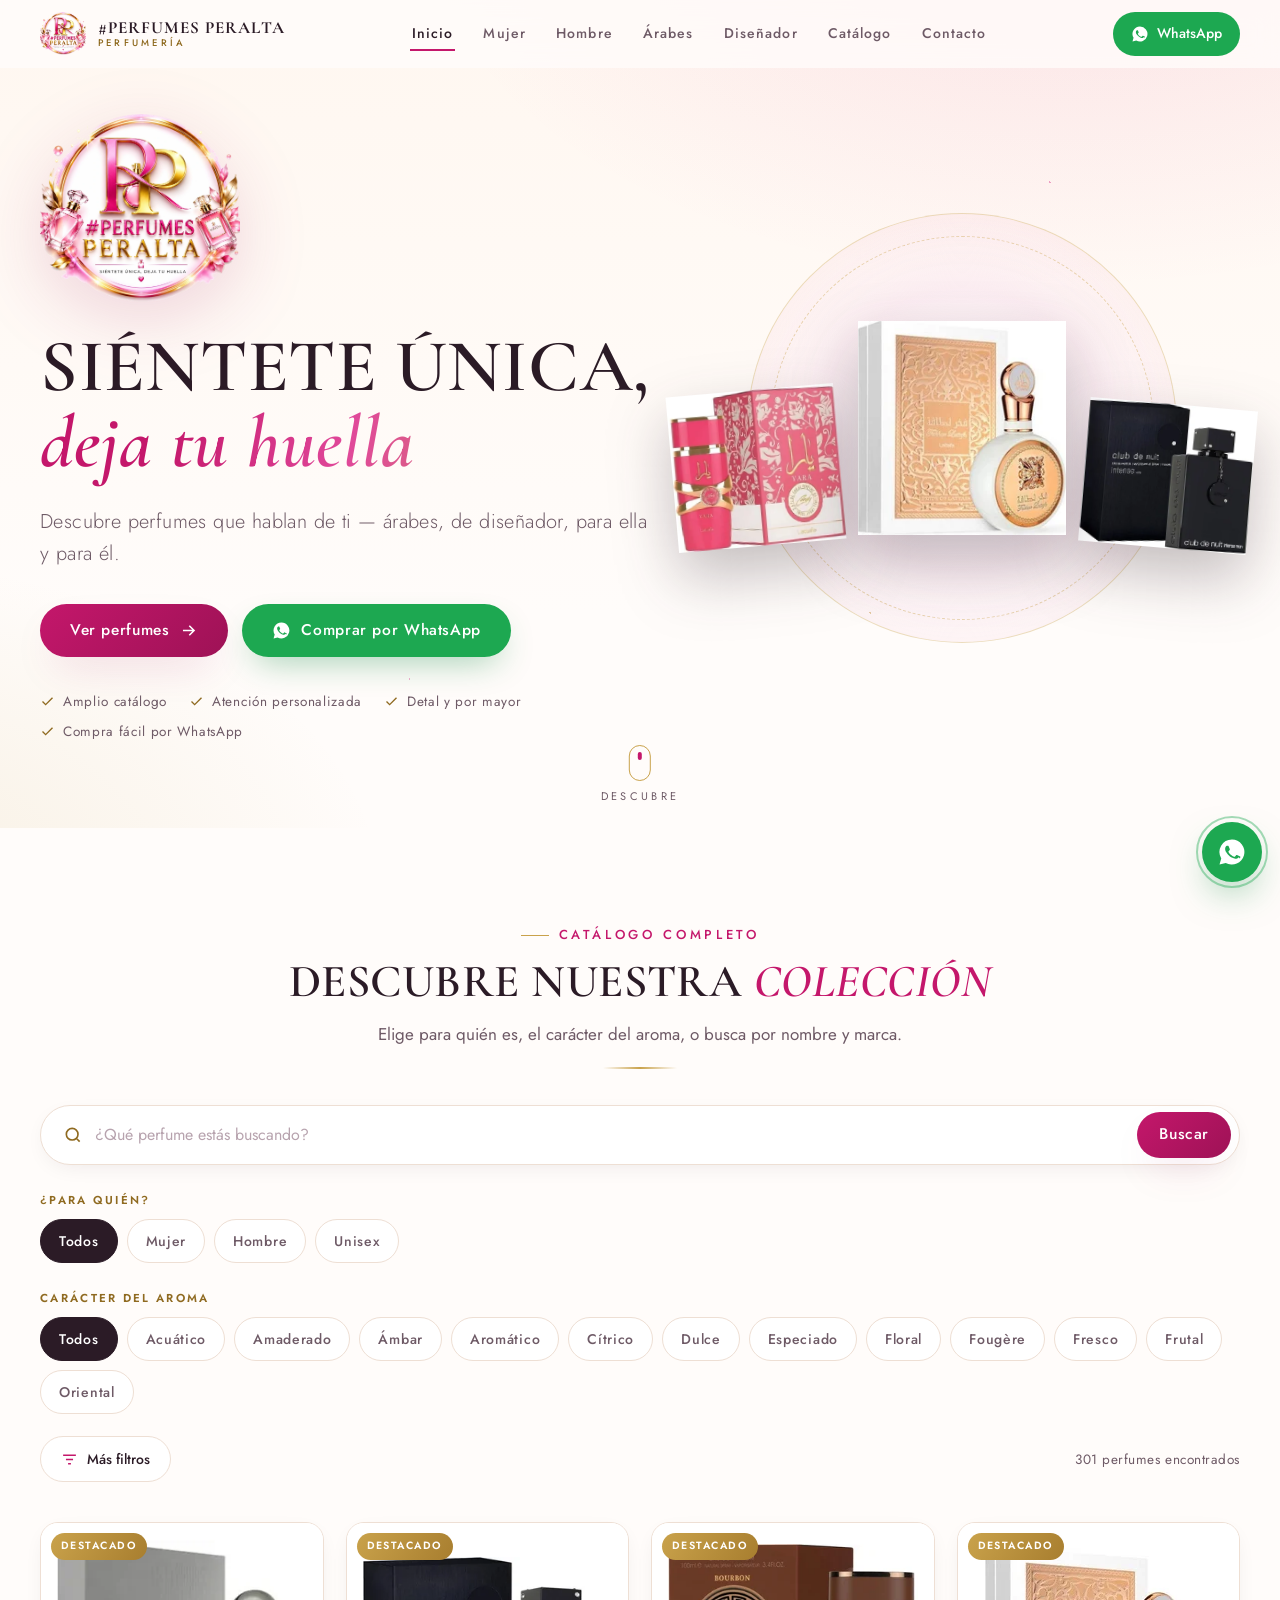
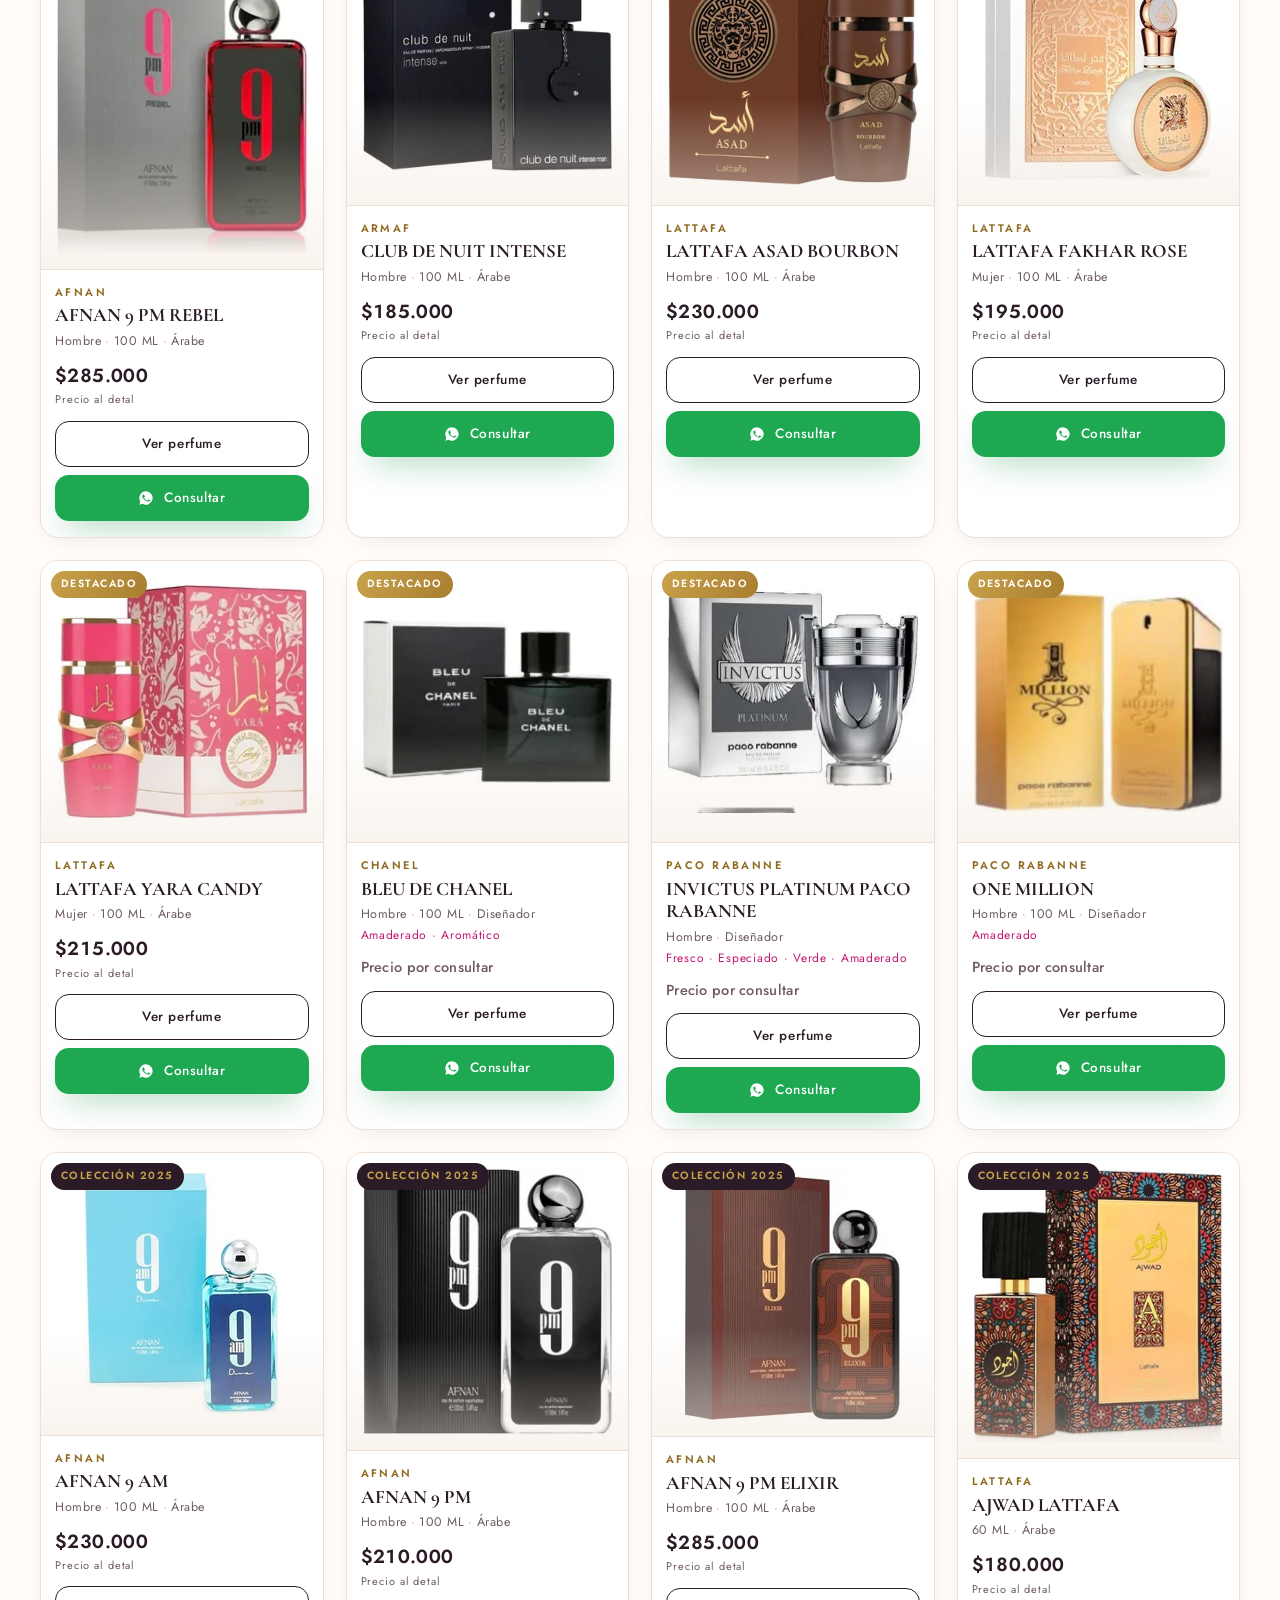
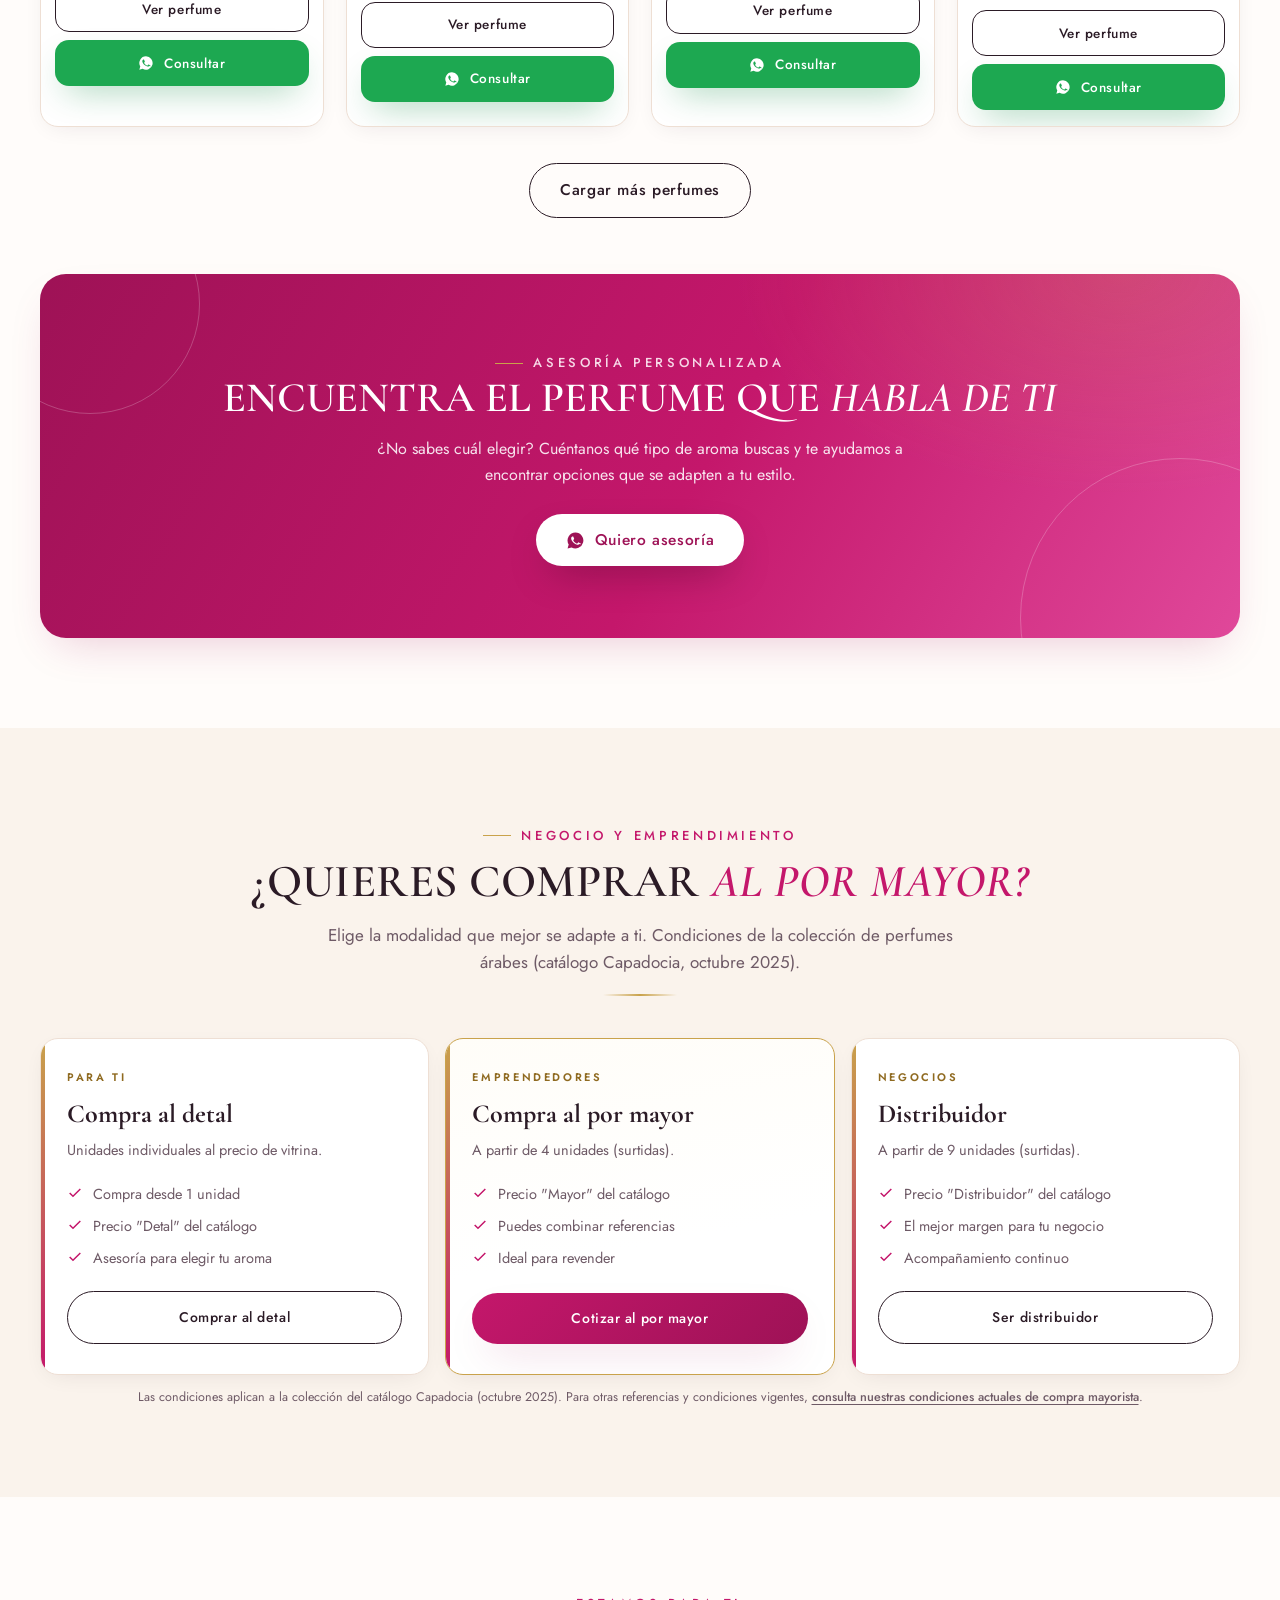
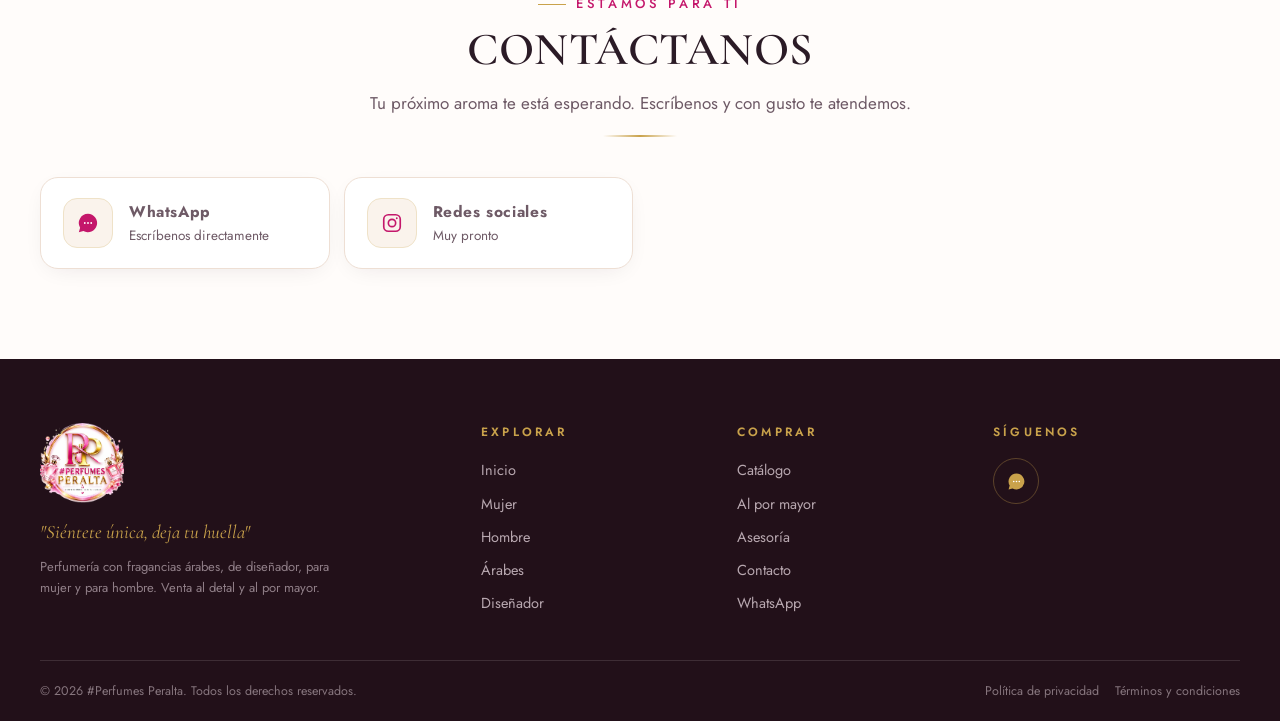
<file: index.html>
﻿<!DOCTYPE html>
<html lang="es">
<head>
  <meta charset="UTF-8">
  <meta name="viewport" content="width=device-width, initial-scale=1">
  <title>#Perfumes Peralta — Perfumería online · Perfumes árabes, de diseñador, para mujer y hombre</title>
  <meta name="description" content="Perfumería online #Perfumes Peralta: descubre perfumes árabes, de diseñador, para mujer y para hombre. Catálogo con precios al detal y al por mayor. Siéntete única, deja tu huella. Consulta y compra por WhatsApp.">
  <meta name="keywords" content="perfumería, perfumes, perfumes árabes, perfumes para mujer, perfumes para hombre, perfumes de diseñador, comprar perfumes, perfumería online">
  <link rel="canonical" href="./">
  <meta name="theme-color" content="#C4176B">

  <!-- Open Graph -->
  <meta property="og:type" content="website">
  <meta property="og:site_name" content="#Perfumes Peralta">
  <meta property="og:title" content="#Perfumes Peralta — Siéntete única, deja tu huella">
  <meta property="og:description" content="Perfumería online: perfumes árabes, de diseñador, para mujer y hombre. Consulta y compra por WhatsApp.">
  <meta property="og:image" content="img/brand/og-image.jpg">
  <meta property="og:locale" content="es_CO">
  <meta name="twitter:card" content="summary_large_image">

  <link rel="icon" type="image/png" href="img/brand/favicon.png">
  <link rel="apple-touch-icon" href="img/brand/apple-touch-icon.png">

  <!-- Fuentes -->
  <link rel="preconnect" href="https://fonts.googleapis.com">
  <link rel="preconnect" href="https://fonts.gstatic.com" crossorigin>
  <link href="https://fonts.googleapis.com/css2?family=Cormorant+Garamond:ital,wght@0,500;0,600;0,700;1,500;1,600&family=Jost:wght@300;400;500;600&display=swap" rel="stylesheet">

  <link rel="stylesheet" href="css/styles.css?v=3">

  <script type="application/ld+json">
  {
    "@context": "https://schema.org",
    "@type": "Store",
    "name": "#Perfumes Peralta",
    "description": "Perfumería online: perfumes árabes, de diseñador, para mujer y para hombre. Venta al detal y al por mayor.",
    "image": "img/brand/og-image.jpg",
    "slogan": "Siéntete única, deja tu huella"
  }
  </script>
</head>
<body>
  <a class="skip-link" href="#main">Saltar al contenido</a>

  <!-- ================= NAVBAR ================= -->
  <header class="nav" id="nav">
    <div class="nav__inner">
      <a class="nav__brand" href="#inicio" aria-label="Inicio — Perfumes Peralta">
        <img src="img/brand/logo-nav.webp?v=2" alt="Logo de #Perfumes Peralta" width="46" height="44">
        <span class="nav__brand-name">#PERFUMES PERALTA<small>PERFUMERÍA</small></span>
      </a>
      <nav class="nav__links" aria-label="Navegación principal">
        <a href="#inicio">Inicio</a>
        <a href="#catalogo" class="js-goto-catalog" data-gender="mujer">Mujer</a>
        <a href="#catalogo" class="js-goto-catalog" data-gender="hombre">Hombre</a>
        <a href="#catalogo" class="js-goto-catalog" data-category="arabe">Árabes</a>
        <a href="#catalogo" class="js-goto-catalog" data-category="disenador">Diseñador</a>
        <a href="#catalogo" class="js-goto-catalog">Catálogo</a>
        <a href="#contacto">Contacto</a>
      </nav>
      <div class="nav__actions">
        <a class="nav__wa js-wa" href="#" data-msg="general" aria-label="Escribir por WhatsApp">
          <svg viewBox="0 0 24 24" fill="currentColor" aria-hidden="true"><path d="M12 2a10 10 0 0 0-8.6 15.1L2 22l5-1.3A10 10 0 1 0 12 2Zm5.3 14.1c-.2.6-1.2 1.2-1.7 1.2-.5.1-1 .2-3.3-.7-2.8-1.1-4.6-4-4.7-4.2-.1-.2-1.1-1.5-1.1-2.9s.7-2 1-2.3c.2-.3.5-.3.7-.3h.5c.2 0 .4 0 .6.5l.9 2.2c.1.2.1.4 0 .6l-.4.6-.5.5c-.2.2-.3.4-.1.7.2.3.8 1.4 1.8 2.2 1.2 1.1 2.3 1.4 2.6 1.6.3.1.5.1.7-.1l1-1.2c.2-.3.4-.2.7-.1l2.1 1c.3.2.5.3.6.4 0 .1 0 .7-.4 1.3Z"/></svg>
          <span>WhatsApp</span>
        </a>
        <button class="nav__burger" id="burger" aria-label="Abrir menú" aria-expanded="false" aria-controls="mobileMenu">
          <span></span><span></span><span></span>
        </button>
      </div>
    </div>
  </header>

  <!-- Menú móvil -->
  <nav class="mobile-menu" id="mobileMenu" aria-label="Menú móvil">
    <a href="#catalogo" class="js-goto-catalog" data-gender="mujer">Perfumes para Mujer <svg viewBox="0 0 24 24" fill="none" stroke="currentColor" stroke-width="2" aria-hidden="true"><path d="M9 18l6-6-6-6"/></svg></a>
    <a href="#catalogo" class="js-goto-catalog" data-gender="hombre">Perfumes para Hombre <svg viewBox="0 0 24 24" fill="none" stroke="currentColor" stroke-width="2" aria-hidden="true"><path d="M9 18l6-6-6-6"/></svg></a>
    <a href="#catalogo" class="js-goto-catalog" data-category="arabe">Perfumes Árabes <svg viewBox="0 0 24 24" fill="none" stroke="currentColor" stroke-width="2" aria-hidden="true"><path d="M9 18l6-6-6-6"/></svg></a>
    <a href="#catalogo" class="js-goto-catalog" data-category="disenador">Perfumes de Diseñador <svg viewBox="0 0 24 24" fill="none" stroke="currentColor" stroke-width="2" aria-hidden="true"><path d="M9 18l6-6-6-6"/></svg></a>
    <a href="#catalogo" class="js-goto-catalog">Catálogo completo <svg viewBox="0 0 24 24" fill="none" stroke="currentColor" stroke-width="2" aria-hidden="true"><path d="M9 18l6-6-6-6"/></svg></a>
    <a href="#mayorista">Compra al por mayor <svg viewBox="0 0 24 24" fill="none" stroke="currentColor" stroke-width="2" aria-hidden="true"><path d="M9 18l6-6-6-6"/></svg></a>
    <a href="#contacto">Contacto <svg viewBox="0 0 24 24" fill="none" stroke="currentColor" stroke-width="2" aria-hidden="true"><path d="M9 18l6-6-6-6"/></svg></a>
    <a class="btn btn--wa js-wa" href="#" data-msg="general">
      <svg viewBox="0 0 24 24" fill="currentColor" aria-hidden="true"><path d="M12 2a10 10 0 0 0-8.6 15.1L2 22l5-1.3A10 10 0 1 0 12 2Zm5.3 14.1c-.2.6-1.2 1.2-1.7 1.2-.5.1-1 .2-3.3-.7-2.8-1.1-4.6-4-4.7-4.2-.1-.2-1.1-1.5-1.1-2.9s.7-2 1-2.3c.2-.3.5-.3.7-.3h.5c.2 0 .4 0 .6.5l.9 2.2c.1.2.1.4 0 .6l-.4.6-.5.5c-.2.2-.3.4-.1.7.2.3.8 1.4 1.8 2.2 1.2 1.1 2.3 1.4 2.6 1.6.3.1.5.1.7-.1l1-1.2c.2-.3.4-.2.7-.1l2.1 1c.3.2.5.3.6.4 0 .1 0 .7-.4 1.3Z"/></svg>
      Comprar por WhatsApp
    </a>
  </nav>

  <main id="main">

    <!-- ================= HERO (compacto) ================= -->
    <section class="hero" id="inicio" aria-label="Portada">
      <div class="wrap hero__inner">
        <div class="hero__copy">
          <img class="hero__logo" src="img/brand/logo.webp?v=2" alt="Logo oficial de #Perfumes Peralta" width="200" height="189" fetchpriority="high">
          <h1 class="hero__title">
            <span class="l1">SIÉNTETE ÚNICA,</span>
            <span class="l2">deja tu huella</span>
          </h1>
          <p class="hero__sub">Descubre perfumes que hablan de ti — árabes, de diseñador, para ella y para él.</p>
          <div class="hero__ctas">
            <a class="btn btn--primary" href="#catalogo">
              Ver perfumes
              <svg viewBox="0 0 24 24" fill="none" stroke="currentColor" stroke-width="2" aria-hidden="true"><path d="M5 12h14M13 6l6 6-6 6"/></svg>
            </a>
            <a class="btn btn--wa js-wa" href="#" data-msg="general">
              <svg viewBox="0 0 24 24" fill="currentColor" aria-hidden="true"><path d="M12 2a10 10 0 0 0-8.6 15.1L2 22l5-1.3A10 10 0 1 0 12 2Zm5.3 14.1c-.2.6-1.2 1.2-1.7 1.2-.5.1-1 .2-3.3-.7-2.8-1.1-4.6-4-4.7-4.2-.1-.2-1.1-1.5-1.1-2.9s.7-2 1-2.3c.2-.3.5-.3.7-.3h.5c.2 0 .4 0 .6.5l.9 2.2c.1.2.1.4 0 .6l-.4.6-.5.5c-.2.2-.3.4-.1.7.2.3.8 1.4 1.8 2.2 1.2 1.1 2.3 1.4 2.6 1.6.3.1.5.1.7-.1l1-1.2c.2-.3.4-.2.7-.1l2.1 1c.3.2.5.3.6.4 0 .1 0 .7-.4 1.3Z"/></svg>
              Comprar por WhatsApp
            </a>
          </div>
          <ul class="hero__trust">
            <li><svg viewBox="0 0 24 24" fill="none" stroke="currentColor" stroke-width="2.2" aria-hidden="true"><path d="M20 6L9 17l-5-5"/></svg>Amplio catálogo</li>
            <li><svg viewBox="0 0 24 24" fill="none" stroke="currentColor" stroke-width="2.2" aria-hidden="true"><path d="M20 6L9 17l-5-5"/></svg>Atención personalizada</li>
            <li><svg viewBox="0 0 24 24" fill="none" stroke="currentColor" stroke-width="2.2" aria-hidden="true"><path d="M20 6L9 17l-5-5"/></svg>Detal y por mayor</li>
            <li><svg viewBox="0 0 24 24" fill="none" stroke="currentColor" stroke-width="2.2" aria-hidden="true"><path d="M20 6L9 17l-5-5"/></svg>Compra fácil por WhatsApp</li>
          </ul>
        </div>
        <div class="hero__stage" aria-hidden="true">
          <div class="hero__halo"></div>
          <div class="hero__bottles" id="heroBottles"><!-- JS: 3 productos reales del catálogo --></div>
        </div>
      </div>
      <a class="hero__scroll" href="#catalogo" aria-label="Bajar al catálogo">
        <span class="hero__scroll-dot"></span>
        Descubre
      </a>
    </section>

    <!-- ================= CATÁLOGO ÚNICO ================= -->
    <section class="section" id="catalogo" aria-labelledby="catalogTitle">
      <div class="wrap">
        <div class="center reveal">
          <span class="kicker">Catálogo completo</span>
          <h2 class="title" id="catalogTitle">DESCUBRE NUESTRA <em>COLECCIÓN</em></h2>
          <p class="lead">Elige para quién es, el carácter del aroma, o busca por nombre y marca.</p>
          <div class="gold-rule"></div>
        </div>

        <form class="search-bar reveal" id="searchForm" role="search" aria-label="Buscar perfumes">
          <svg viewBox="0 0 24 24" fill="none" stroke="currentColor" stroke-width="2" aria-hidden="true"><circle cx="11" cy="11" r="7"/><path d="m20 20-3.5-3.5"/></svg>
          <label class="skip-link" for="searchInput">Buscar perfume</label>
          <input type="search" id="searchInput" placeholder="¿Qué perfume estás buscando?" autocomplete="off" enterkeyhint="search">
          <button class="btn btn--primary" type="submit">Buscar</button>
        </form>

        <div class="filter-block reveal">
          <span class="filters__label">¿Para quién?</span>
          <div class="chips" id="genderChips" role="group" aria-label="Filtrar por género"></div>
        </div>

        <div class="filter-block reveal">
          <span class="filters__label">Carácter del aroma</span>
          <div class="chips" id="familyChips" role="group" aria-label="Filtrar por familia olfativa"></div>
        </div>

        <div class="filters-toggle">
          <button class="filters-toggle__btn" id="filtersToggle" aria-expanded="false" aria-controls="filtersPanel">
            <svg viewBox="0 0 24 24" fill="none" stroke="currentColor" stroke-width="2" aria-hidden="true"><path d="M3 6h18M7 12h10M10 18h4"/></svg>
            Más filtros
          </button>
          <p class="result-count" id="resultCount" aria-live="polite"></p>
        </div>

        <div class="filters" id="filtersPanel">
          <div class="filters__group">
            <span class="filters__label">Colección</span>
            <div class="chips" id="categoryChips" role="group" aria-label="Filtrar por colección"></div>
          </div>
          <div class="filters__group filters__selects">
            <div>
              <label class="filters__label" for="brandSelect">Marca</label>
              <select id="brandSelect"><option value="">Todas las marcas</option></select>
            </div>
            <div>
              <label class="filters__label" for="familySelect">Familia olfativa</label>
              <select id="familySelect"><option value="">Todas las familias</option></select>
            </div>
            <div>
              <label class="filters__label" for="sizeSelect">Mililitros</label>
              <select id="sizeSelect"><option value="">Todos los tamaños</option></select>
            </div>
            <div>
              <label class="filters__label" for="sortSelect">Ordenar</label>
              <select id="sortSelect">
                <option value="featured">Destacados primero</option>
                <option value="price-asc">Precio: menor a mayor</option>
                <option value="price-desc">Precio: mayor a menor</option>
                <option value="name">Nombre A–Z</option>
              </select>
            </div>
          </div>
          <div class="filters__group" style="margin-top:14px; text-align:right;">
            <button type="button" class="filters__clear" id="clearFilters">Limpiar filtros</button>
          </div>
        </div>

        <div class="grid" id="catalogGrid" aria-live="polite"><!-- JS --></div>
        <div class="empty" id="catalogEmpty" hidden>
          <svg viewBox="0 0 24 24" fill="none" stroke="currentColor" stroke-width="1.5" aria-hidden="true"><circle cx="11" cy="11" r="7"/><path d="m20 20-3.5-3.5M8 11h6"/></svg>
          <strong>No encontramos ese perfume</strong>
          Prueba con otro nombre o marca, o pregúntanos directamente: con gusto lo buscamos por ti.
          <div style="margin-top:18px;">
            <a class="btn btn--wa js-wa" href="#" data-msg="buscar">Preguntar por WhatsApp</a>
          </div>
        </div>
        <div class="load-more">
          <button class="btn btn--outline" id="loadMore" hidden>Cargar más perfumes</button>
        </div>

        <!-- Asesoría compacta -->
        <div class="advice reveal" id="asesoria" style="margin-top:56px;">
          <span class="kicker" style="color:#F7D8E7;">Asesoría personalizada</span>
          <h2 id="adviceTitle">ENCUENTRA EL PERFUME QUE <em style="font-style:italic;">HABLA DE TI</em></h2>
          <p>¿No sabes cuál elegir? Cuéntanos qué tipo de aroma buscas y te ayudamos a encontrar opciones que se adapten a tu estilo.</p>
          <a class="btn js-wa" href="#" data-msg="asesoria">
            <svg viewBox="0 0 24 24" fill="currentColor" aria-hidden="true"><path d="M12 2a10 10 0 0 0-8.6 15.1L2 22l5-1.3A10 10 0 1 0 12 2Zm5.3 14.1c-.2.6-1.2 1.2-1.7 1.2-.5.1-1 .2-3.3-.7-2.8-1.1-4.6-4-4.7-4.2-.1-.2-1.1-1.5-1.1-2.9s.7-2 1-2.3c.2-.3.5-.3.7-.3h.5c.2 0 .4 0 .6.5l.9 2.2c.1.2.1.4 0 .6l-.4.6-.5.5c-.2.2-.3.4-.1.7.2.3.8 1.4 1.8 2.2 1.2 1.1 2.3 1.4 2.6 1.6.3.1.5.1.7-.1l1-1.2c.2-.3.4-.2.7-.1l2.1 1c.3.2.5.3.6.4 0 .1 0 .7-.4 1.3Z"/></svg>
            Quiero asesoría
          </a>
        </div>
      </div>
    </section>

    <!-- ================= MAYORISTA ================= -->
    <section class="section section--champagne" id="mayorista" aria-labelledby="wholesaleTitle">
      <div class="wrap">
        <div class="center reveal">
          <span class="kicker">Negocio y emprendimiento</span>
          <h2 class="title" id="wholesaleTitle">¿QUIERES COMPRAR <em>AL POR MAYOR?</em></h2>
          <p class="lead">Elige la modalidad que mejor se adapte a ti. Condiciones de la colección de perfumes árabes (catálogo Capadocia, octubre 2025).</p>
          <div class="gold-rule"></div>
        </div>
        <div class="tiers reveal-stagger">
          <article class="tier">
            <span class="tier__tag">Para ti</span>
            <h3>Compra al detal</h3>
            <p class="tier__cond">Unidades individuales al precio de vitrina.</p>
            <ul>
              <li><svg viewBox="0 0 24 24" fill="none" stroke="currentColor" stroke-width="2.2" aria-hidden="true"><path d="M20 6L9 17l-5-5"/></svg>Compra desde 1 unidad</li>
              <li><svg viewBox="0 0 24 24" fill="none" stroke="currentColor" stroke-width="2.2" aria-hidden="true"><path d="M20 6L9 17l-5-5"/></svg>Precio "Detal" del catálogo</li>
              <li><svg viewBox="0 0 24 24" fill="none" stroke="currentColor" stroke-width="2.2" aria-hidden="true"><path d="M20 6L9 17l-5-5"/></svg>Asesoría para elegir tu aroma</li>
            </ul>
            <a class="btn btn--outline js-wa" href="#" data-msg="detal">Comprar al detal</a>
          </article>
          <article class="tier tier--featured">
            <span class="tier__tag">Emprendedores</span>
            <h3>Compra al por mayor</h3>
            <p class="tier__cond">A partir de 4 unidades (surtidas).</p>
            <ul>
              <li><svg viewBox="0 0 24 24" fill="none" stroke="currentColor" stroke-width="2.2" aria-hidden="true"><path d="M20 6L9 17l-5-5"/></svg>Precio "Mayor" del catálogo</li>
              <li><svg viewBox="0 0 24 24" fill="none" stroke="currentColor" stroke-width="2.2" aria-hidden="true"><path d="M20 6L9 17l-5-5"/></svg>Puedes combinar referencias</li>
              <li><svg viewBox="0 0 24 24" fill="none" stroke="currentColor" stroke-width="2.2" aria-hidden="true"><path d="M20 6L9 17l-5-5"/></svg>Ideal para revender</li>
            </ul>
            <a class="btn btn--primary js-wa" href="#" data-msg="mayor">Cotizar al por mayor</a>
          </article>
          <article class="tier">
            <span class="tier__tag">Negocios</span>
            <h3>Distribuidor</h3>
            <p class="tier__cond">A partir de 9 unidades (surtidas).</p>
            <ul>
              <li><svg viewBox="0 0 24 24" fill="none" stroke="currentColor" stroke-width="2.2" aria-hidden="true"><path d="M20 6L9 17l-5-5"/></svg>Precio "Distribuidor" del catálogo</li>
              <li><svg viewBox="0 0 24 24" fill="none" stroke="currentColor" stroke-width="2.2" aria-hidden="true"><path d="M20 6L9 17l-5-5"/></svg>El mejor margen para tu negocio</li>
              <li><svg viewBox="0 0 24 24" fill="none" stroke="currentColor" stroke-width="2.2" aria-hidden="true"><path d="M20 6L9 17l-5-5"/></svg>Acompañamiento continuo</li>
            </ul>
            <a class="btn btn--outline js-wa" href="#" data-msg="distribuidor">Ser distribuidor</a>
          </article>
        </div>
        <p class="tier__note reveal">Las condiciones aplican a la colección del catálogo Capadocia (octubre 2025). Para otras referencias y condiciones vigentes, <a class="js-wa" href="#" data-msg="condiciones" style="text-decoration:underline; text-underline-offset:3px; font-weight:500;">consulta nuestras condiciones actuales de compra mayorista</a>.</p>
      </div>
    </section>

    <!-- ================= CONTACTO ================= -->
    <section class="section" id="contacto" aria-labelledby="contactTitle">
      <div class="wrap">
        <div class="center reveal">
          <span class="kicker">Estamos para ti</span>
          <h2 class="title" id="contactTitle">CONTÁCTANOS</h2>
          <p class="lead">Tu próximo aroma te está esperando. Escríbenos y con gusto te atendemos.</p>
          <div class="gold-rule"></div>
        </div>
        <div class="contact-grid reveal-stagger" id="contactGrid"><!-- JS --></div>
      </div>
    </section>
  </main>

  <!-- ================= FOOTER ================= -->
  <footer class="footer">
    <div class="wrap">
      <div class="footer__grid">
        <div class="footer__brand">
          <img src="img/brand/logo.webp?v=2" alt="Logo de #Perfumes Peralta" width="84" height="79" loading="lazy">
          <p>"Siéntete única, deja tu huella"</p>
          <small>Perfumería con fragancias árabes, de diseñador, para mujer y para hombre. Venta al detal y al por mayor.</small>
        </div>
        <nav aria-label="Enlaces del sitio">
          <h4>Explorar</h4>
          <div class="footer__links">
            <a href="#inicio">Inicio</a>
            <a href="#catalogo" class="js-goto-catalog" data-gender="mujer">Mujer</a>
            <a href="#catalogo" class="js-goto-catalog" data-gender="hombre">Hombre</a>
            <a href="#catalogo" class="js-goto-catalog" data-category="arabe">Árabes</a>
            <a href="#catalogo" class="js-goto-catalog" data-category="disenador">Diseñador</a>
          </div>
        </nav>
        <nav aria-label="Enlaces de compra">
          <h4>Comprar</h4>
          <div class="footer__links">
            <a href="#catalogo" class="js-goto-catalog">Catálogo</a>
            <a href="#mayorista">Al por mayor</a>
            <a href="#asesoria">Asesoría</a>
            <a href="#contacto">Contacto</a>
            <a href="#" class="js-wa" data-msg="general">WhatsApp</a>
          </div>
        </nav>
        <div>
          <h4>Síguenos</h4>
          <div class="footer__social" id="footerSocial"><!-- JS --></div>
        </div>
      </div>
      <div class="footer__bottom">
        <p>© <span id="year"></span> #Perfumes Peralta. Todos los derechos reservados.</p>
        <nav aria-label="Legal">
          <a href="privacidad.html">Política de privacidad</a>
          <a href="terminos.html">Términos y condiciones</a>
        </nav>
      </div>
    </div>
  </footer>

  <!-- ================= MODAL PRODUCTO ================= -->
  <div class="modal" id="productModal" role="dialog" aria-modal="true" aria-labelledby="modalName" hidden>
    <div class="modal__scrim" data-close></div>
    <div class="modal__panel">
      <button class="modal__close" data-close aria-label="Cerrar detalle del producto">
        <svg viewBox="0 0 24 24" fill="none" stroke="currentColor" stroke-width="2" aria-hidden="true"><path d="M6 6l12 12M18 6L6 18"/></svg>
      </button>
      <div class="modal__grid" id="modalContent"><!-- JS --></div>
    </div>
  </div>

  <!-- ================= FLOTANTES ================= -->
  <a class="wa-float js-wa" href="#" data-msg="general" aria-label="Chatea con nosotros por WhatsApp">
    <svg viewBox="0 0 24 24" fill="currentColor" aria-hidden="true"><path d="M12 2a10 10 0 0 0-8.6 15.1L2 22l5-1.3A10 10 0 1 0 12 2Zm5.3 14.1c-.2.6-1.2 1.2-1.7 1.2-.5.1-1 .2-3.3-.7-2.8-1.1-4.6-4-4.7-4.2-.1-.2-1.1-1.5-1.1-2.9s.7-2 1-2.3c.2-.3.5-.3.7-.3h.5c.2 0 .4 0 .6.5l.9 2.2c.1.2.1.4 0 .6l-.4.6-.5.5c-.2.2-.3.4-.1.7.2.3.8 1.4 1.8 2.2 1.2 1.1 2.3 1.4 2.6 1.6.3.1.5.1.7-.1l1-1.2c.2-.3.4-.2.7-.1l2.1 1c.3.2.5.3.6.4 0 .1 0 .7-.4 1.3Z"/></svg>
  </a>

  <div class="sticky-cta" id="stickyCta">
    <a class="btn btn--outline" href="#catalogo">Ver catálogo</a>
    <a class="btn btn--wa js-wa" href="#" data-msg="general">
      <svg viewBox="0 0 24 24" fill="currentColor" aria-hidden="true"><path d="M12 2a10 10 0 0 0-8.6 15.1L2 22l5-1.3A10 10 0 1 0 12 2Zm5.3 14.1c-.2.6-1.2 1.2-1.7 1.2-.5.1-1 .2-3.3-.7-2.8-1.1-4.6-4-4.7-4.2-.1-.2-1.1-1.5-1.1-2.9s.7-2 1-2.3c.2-.3.5-.3.7-.3h.5c.2 0 .4 0 .6.5l.9 2.2c.1.2.1.4 0 .6l-.4.6-.5.5c-.2.2-.3.4-.1.7.2.3.8 1.4 1.8 2.2 1.2 1.1 2.3 1.4 2.6 1.6.3.1.5.1.7-.1l1-1.2c.2-.3.4-.2.7-.1l2.1 1c.3.2.5.3.6.4 0 .1 0 .7-.4 1.3Z"/></svg>
      WhatsApp
    </a>
  </div>

  <script src="js/config.js?v=3"></script>
  <script src="js/products.js?v=3"></script>
  <script src="js/app.js?v=3"></script>
</body>
</html>
</file>
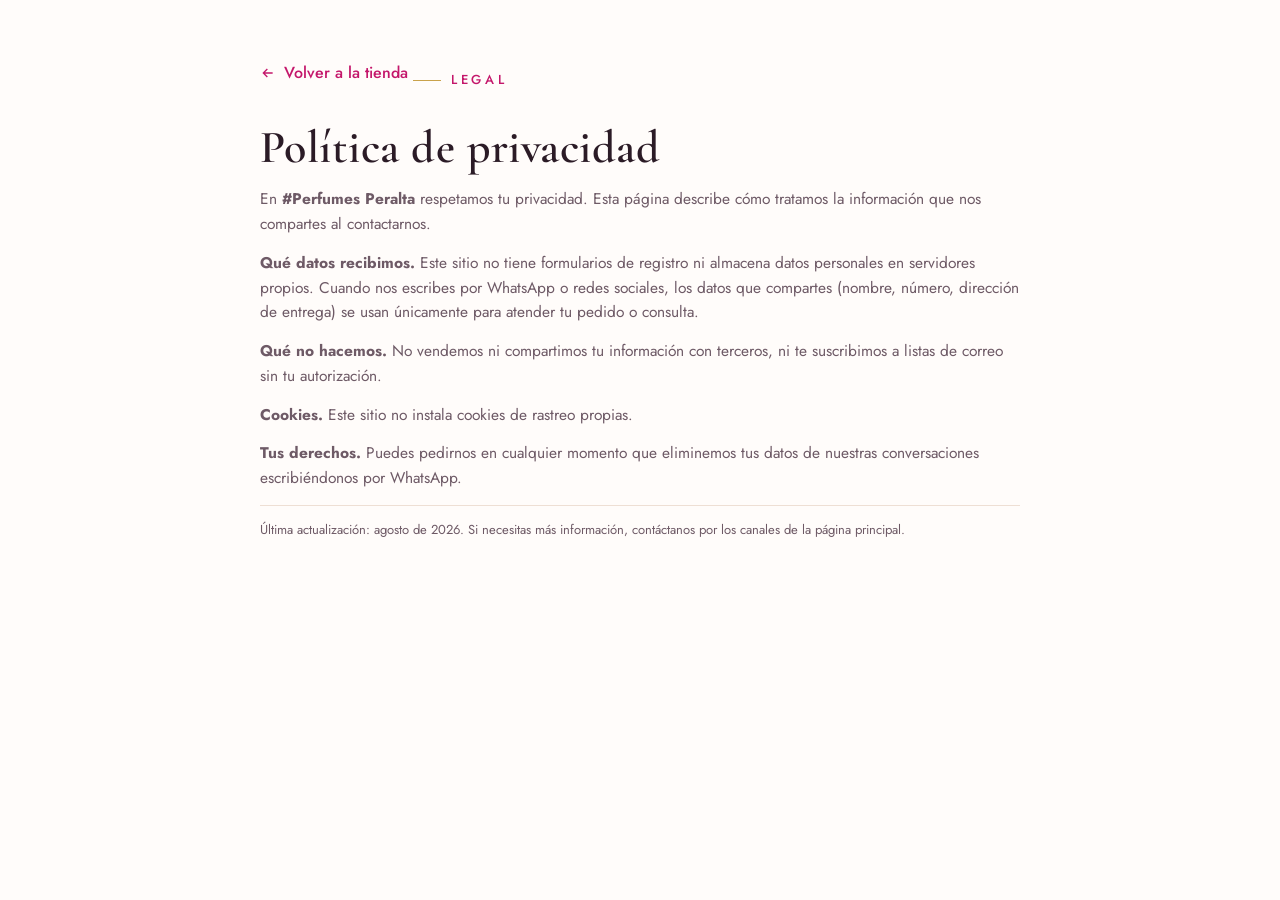
<file: privacidad.html>
<!DOCTYPE html>
<html lang="es">
<head>
  <meta charset="UTF-8">
  <meta name="viewport" content="width=device-width, initial-scale=1">
  <title>Política de privacidad — #Perfumes Peralta</title>
  <meta name="description" content="Política de privacidad de #Perfumes Peralta.">
  <meta name="robots" content="noindex">
  <link rel="icon" type="image/png" href="img/brand/favicon.png">
  <link rel="preconnect" href="https://fonts.googleapis.com">
  <link rel="preconnect" href="https://fonts.gstatic.com" crossorigin>
  <link href="https://fonts.googleapis.com/css2?family=Cormorant+Garamond:wght@600;700&family=Jost:wght@300;400;500&display=swap" rel="stylesheet">
  <link rel="stylesheet" href="css/styles.css">
</head>
<body>
  <main class="section" style="padding-top:60px;">
    <div class="wrap" style="max-width:760px;">
      <a href="index.html" style="display:inline-flex;align-items:center;gap:8px;color:var(--magenta);font-weight:500;margin-bottom:26px;">
        <svg viewBox="0 0 24 24" width="16" height="16" fill="none" stroke="currentColor" stroke-width="2"><path d="M19 12H5M11 18l-6-6 6-6"/></svg>
        Volver a la tienda
      </a>
      <span class="kicker">Legal</span>
      <h1 class="title">Política de privacidad</h1>
      <div style="color:var(--ink-soft); display:grid; gap:14px; font-size:15.5px;">
        <p>En <strong>#Perfumes Peralta</strong> respetamos tu privacidad. Esta página describe cómo tratamos la información que nos compartes al contactarnos.</p>
        <p><strong>Qué datos recibimos.</strong> Este sitio no tiene formularios de registro ni almacena datos personales en servidores propios. Cuando nos escribes por WhatsApp o redes sociales, los datos que compartes (nombre, número, dirección de entrega) se usan únicamente para atender tu pedido o consulta.</p>
        <p><strong>Qué no hacemos.</strong> No vendemos ni compartimos tu información con terceros, ni te suscribimos a listas de correo sin tu autorización.</p>
        <p><strong>Cookies.</strong> Este sitio no instala cookies de rastreo propias.</p>
        <p><strong>Tus derechos.</strong> Puedes pedirnos en cualquier momento que eliminemos tus datos de nuestras conversaciones escribiéndonos por WhatsApp.</p>
        <p style="font-size:13px; border-top:1px solid var(--line); padding-top:14px;">Última actualización: agosto de 2026. Si necesitas más información, contáctanos por los canales de la página principal.</p>
      </div>
    </div>
  </main>
</body>
</html>
</file>
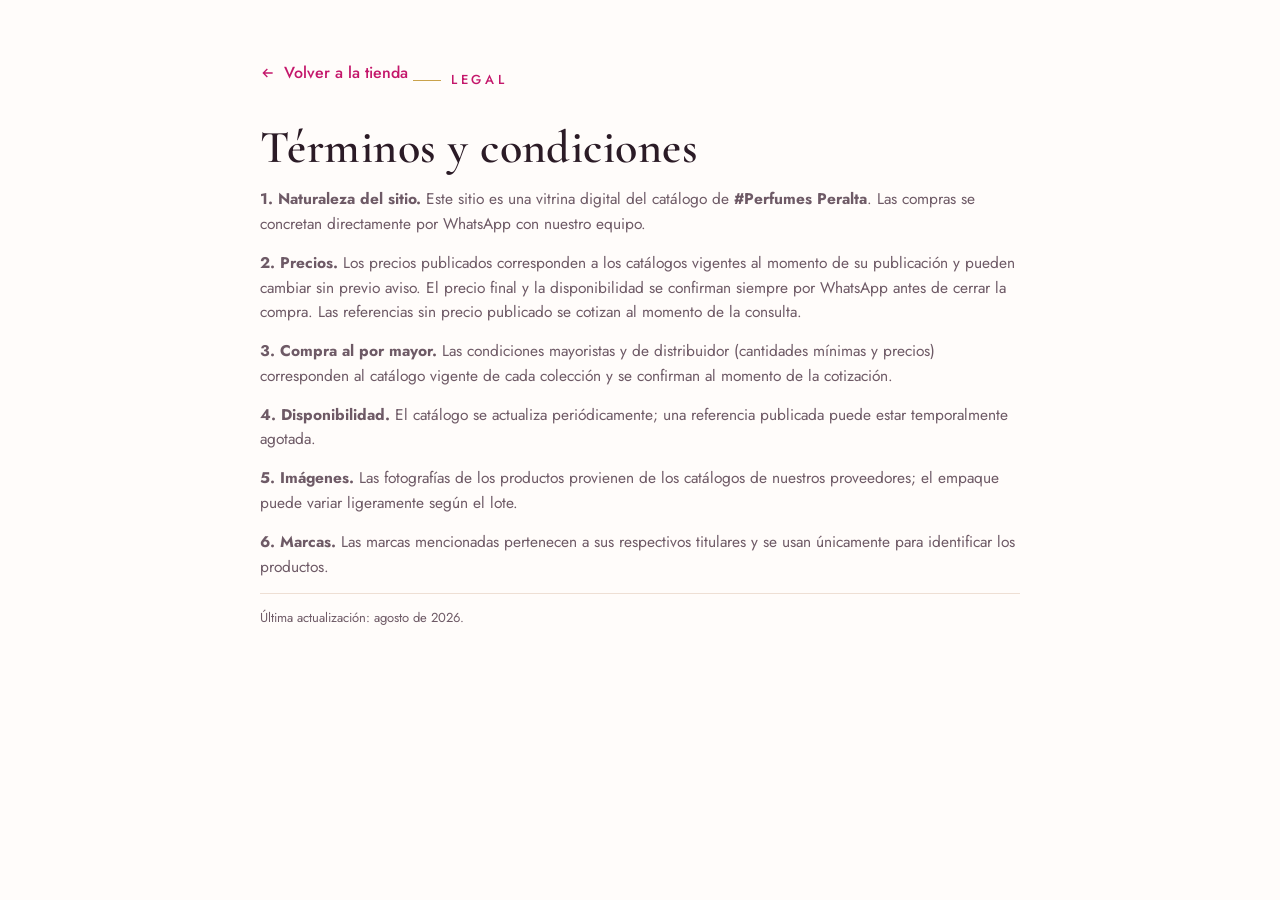
<file: terminos.html>
<!DOCTYPE html>
<html lang="es">
<head>
  <meta charset="UTF-8">
  <meta name="viewport" content="width=device-width, initial-scale=1">
  <title>Términos y condiciones — #Perfumes Peralta</title>
  <meta name="description" content="Términos y condiciones de #Perfumes Peralta.">
  <meta name="robots" content="noindex">
  <link rel="icon" type="image/png" href="img/brand/favicon.png">
  <link rel="preconnect" href="https://fonts.googleapis.com">
  <link rel="preconnect" href="https://fonts.gstatic.com" crossorigin>
  <link href="https://fonts.googleapis.com/css2?family=Cormorant+Garamond:wght@600;700&family=Jost:wght@300;400;500&display=swap" rel="stylesheet">
  <link rel="stylesheet" href="css/styles.css">
</head>
<body>
  <main class="section" style="padding-top:60px;">
    <div class="wrap" style="max-width:760px;">
      <a href="index.html" style="display:inline-flex;align-items:center;gap:8px;color:var(--magenta);font-weight:500;margin-bottom:26px;">
        <svg viewBox="0 0 24 24" width="16" height="16" fill="none" stroke="currentColor" stroke-width="2"><path d="M19 12H5M11 18l-6-6 6-6"/></svg>
        Volver a la tienda
      </a>
      <span class="kicker">Legal</span>
      <h1 class="title">Términos y condiciones</h1>
      <div style="color:var(--ink-soft); display:grid; gap:14px; font-size:15.5px;">
        <p><strong>1. Naturaleza del sitio.</strong> Este sitio es una vitrina digital del catálogo de <strong>#Perfumes Peralta</strong>. Las compras se concretan directamente por WhatsApp con nuestro equipo.</p>
        <p><strong>2. Precios.</strong> Los precios publicados corresponden a los catálogos vigentes al momento de su publicación y pueden cambiar sin previo aviso. El precio final y la disponibilidad se confirman siempre por WhatsApp antes de cerrar la compra. Las referencias sin precio publicado se cotizan al momento de la consulta.</p>
        <p><strong>3. Compra al por mayor.</strong> Las condiciones mayoristas y de distribuidor (cantidades mínimas y precios) corresponden al catálogo vigente de cada colección y se confirman al momento de la cotización.</p>
        <p><strong>4. Disponibilidad.</strong> El catálogo se actualiza periódicamente; una referencia publicada puede estar temporalmente agotada.</p>
        <p><strong>5. Imágenes.</strong> Las fotografías de los productos provienen de los catálogos de nuestros proveedores; el empaque puede variar ligeramente según el lote.</p>
        <p><strong>6. Marcas.</strong> Las marcas mencionadas pertenecen a sus respectivos titulares y se usan únicamente para identificar los productos.</p>
        <p style="font-size:13px; border-top:1px solid var(--line); padding-top:14px;">Última actualización: agosto de 2026.</p>
      </div>
    </div>
  </main>
</body>
</html>
</file>
<file: css/styles.css>
/* ============================================================
   #PERFUMES PERALTA — Perfumería premium
   Sistema de diseño: boutique de lujo · rosa/magenta + dorado + champagne
   Mobile-first · vanilla CSS
   ============================================================ */

:root {
  /* Color */
  --bg: #FFFCFA;
  --champagne: #FAF3EC;
  --champagne-deep: #F4E9DD;
  --ink: #2B1B26;
  --ink-soft: #6E5A66;
  --magenta: #C4176B;
  --magenta-deep: #9E1256;
  --magenta-soft: #F9E3EF;
  --pink: #F6DCE9;
  --gold: #8F6A20;
  --gold-bright: #C9A24B;
  --gold-pale: #EFE2C8;
  --line: #EEDFD4;
  --white: #FFFFFF;
  --wa: #1DA851;
  --wa-deep: #128C45;
  --shadow-soft: 0 10px 30px -12px rgba(43, 27, 38, .14);
  --shadow-card: 0 6px 24px -10px rgba(43, 27, 38, .12);
  --shadow-lift: 0 18px 44px -16px rgba(158, 18, 86, .22);

  /* Tipografía */
  --serif: "Cormorant Garamond", Georgia, serif;
  --sans: "Jost", "Segoe UI", system-ui, sans-serif;

  /* Ritmo */
  --radius: 18px;
  --radius-sm: 12px;
  --wrap: 1200px;
  --nav-h: 68px;
  --ease: cubic-bezier(.22, .61, .36, 1);
}

/* ---------- Reset ---------- */
*, *::before, *::after { box-sizing: border-box; margin: 0; padding: 0; }
html { scroll-behavior: smooth; -webkit-text-size-adjust: 100%; }
html:focus-within { scroll-behavior: smooth; }
body {
  font-family: var(--sans);
  font-size: 16px;
  line-height: 1.6;
  color: var(--ink);
  background: var(--bg);
  overflow-x: hidden;
}
img { max-width: 100%; height: auto; display: block; }
a { color: inherit; text-decoration: none; }
button { font: inherit; cursor: pointer; border: none; background: none; color: inherit; }
ul { list-style: none; }
input, select { font: inherit; color: inherit; }
::selection { background: var(--magenta); color: #fff; }

:focus-visible { outline: 3px solid var(--magenta); outline-offset: 3px; border-radius: 4px; }

.skip-link {
  position: absolute; left: -9999px; top: 0; z-index: 300;
  background: var(--ink); color: #fff; padding: 12px 20px; border-radius: 0 0 12px 0;
}
.skip-link:focus { left: 0; }

/* ---------- Utilidades ---------- */
.wrap { width: min(100% - 40px, var(--wrap)); margin-inline: auto; }
.section { padding: 72px 0; position: relative; }
.section--alt { background: linear-gradient(180deg, var(--champagne) 0%, var(--bg) 100%); }
.section--champagne { background: var(--champagne); }

.kicker {
  display: inline-flex; align-items: center; gap: 10px;
  font-size: 13px; letter-spacing: .28em; text-transform: uppercase;
  color: var(--magenta); font-weight: 500;
}
.kicker::before { content: ""; width: 28px; height: 1px; background: var(--gold-bright); }

.title {
  font-family: var(--serif);
  font-size: clamp(30px, 5.4vw, 46px);
  font-weight: 600; line-height: 1.12;
  letter-spacing: .01em;
  margin: 10px 0 14px;
}
.title em { font-style: italic; color: var(--magenta); }
.lead { color: var(--ink-soft); max-width: 640px; font-size: 17px; }
.center { text-align: center; }
.center .lead { margin-inline: auto; }

.gold-rule {
  width: 74px; height: 2px; margin: 18px auto 0;
  background: linear-gradient(90deg, transparent, var(--gold-bright), transparent);
}

/* ---------- Botones ---------- */
.btn {
  display: inline-flex; align-items: center; justify-content: center; gap: 10px;
  min-height: 52px; padding: 14px 30px;
  border-radius: 999px; font-weight: 500; font-size: 15.5px; letter-spacing: .04em;
  transition: transform .22s var(--ease), box-shadow .22s var(--ease), background .22s, color .22s, border-color .22s;
  touch-action: manipulation;
  text-align: center;
}
.btn:active { transform: scale(.97); }
.btn svg { width: 19px; height: 19px; flex: none; }

.btn--primary {
  background: linear-gradient(135deg, var(--magenta) 0%, var(--magenta-deep) 100%);
  color: #fff; box-shadow: var(--shadow-lift);
}
.btn--primary:hover { transform: translateY(-2px); box-shadow: 0 22px 48px -14px rgba(158, 18, 86, .38); }

.btn--outline {
  border: 1.5px solid var(--ink); color: var(--ink); background: transparent;
}
.btn--outline:hover { background: var(--ink); color: #fff; transform: translateY(-2px); }

.btn--gold {
  border: 1.5px solid var(--gold-bright); color: var(--gold); background: transparent;
}
.btn--gold:hover { background: var(--gold-bright); color: #fff; transform: translateY(-2px); }

.btn--wa { background: var(--wa); color: #fff; box-shadow: 0 14px 34px -12px rgba(18, 140, 69, .45); }
.btn--wa:hover { background: var(--wa-deep); transform: translateY(-2px); }

.btn--ghost-light { border: 1.5px solid rgba(255, 255, 255, .55); color: #fff; }
.btn--ghost-light:hover { background: rgba(255, 255, 255, .14); }

/* ---------- Navbar ---------- */
.nav {
  position: fixed; inset: 0 0 auto 0; z-index: 100;
  height: var(--nav-h);
  display: flex; align-items: center;
  background: rgba(255, 252, 250, .82);
  backdrop-filter: blur(14px);
  -webkit-backdrop-filter: blur(14px);
  border-bottom: 1px solid transparent;
  transition: border-color .3s, box-shadow .3s, background .3s;
}
.nav.is-scrolled { border-bottom-color: var(--line); box-shadow: 0 8px 30px -18px rgba(43, 27, 38, .25); background: rgba(255, 252, 250, .94); }
.nav__inner { display: flex; align-items: center; justify-content: space-between; gap: 16px; width: min(100% - 40px, var(--wrap)); margin-inline: auto; }
.nav__brand { display: flex; align-items: center; gap: 12px; flex: none; }
.nav__brand img { width: 46px; height: auto; }
.nav__brand-name { font-family: var(--serif); font-weight: 700; font-size: 17px; letter-spacing: .06em; line-height: 1.1; }
.nav__brand-name small { display: block; font-family: var(--sans); font-size: 9.5px; letter-spacing: .34em; color: var(--gold); font-weight: 500; }

.nav__links { display: none; align-items: center; gap: 26px; }
.nav__links a { font-size: 14px; letter-spacing: .08em; font-weight: 500; color: var(--ink-soft); position: relative; padding: 6px 2px; }
.nav__links a::after {
  content: ""; position: absolute; left: 0; bottom: 0; width: 100%; height: 1.5px;
  background: var(--magenta); transform: scaleX(0); transform-origin: right; transition: transform .28s var(--ease);
}
.nav__links a:hover, .nav__links a.is-active { color: var(--ink); }
.nav__links a:hover::after, .nav__links a.is-active::after { transform: scaleX(1); transform-origin: left; }

.nav__actions { display: flex; align-items: center; gap: 10px; }
.nav__wa {
  display: inline-flex; align-items: center; gap: 8px;
  min-height: 44px; padding: 10px 18px; border-radius: 999px;
  background: var(--wa); color: #fff; font-size: 14px; font-weight: 500;
  transition: background .2s, transform .2s;
}
.nav__wa:hover { background: var(--wa-deep); transform: translateY(-1px); }
.nav__wa svg { width: 18px; height: 18px; }
.nav__wa span { display: none; }

.nav__burger {
  width: 46px; height: 46px; border-radius: 12px;
  display: inline-flex; flex-direction: column; align-items: center; justify-content: center; gap: 5px;
  border: 1px solid var(--line); background: #fff;
}
.nav__burger span { width: 20px; height: 2px; background: var(--ink); border-radius: 2px; transition: transform .3s var(--ease), opacity .2s; }
.nav__burger.is-open span:nth-child(1) { transform: translateY(7px) rotate(45deg); }
.nav__burger.is-open span:nth-child(2) { opacity: 0; }
.nav__burger.is-open span:nth-child(3) { transform: translateY(-7px) rotate(-45deg); }

/* Menú móvil */
.mobile-menu {
  position: fixed; inset: var(--nav-h) 0 auto 0; z-index: 99;
  background: rgba(255, 252, 250, .98);
  backdrop-filter: blur(16px);
  border-bottom: 1px solid var(--line);
  padding: 10px 20px 26px;
  transform: translateY(-110%); opacity: 0;
  transition: transform .34s var(--ease), opacity .3s;
  box-shadow: 0 30px 60px -30px rgba(43, 27, 38, .3);
  max-height: calc(100dvh - var(--nav-h)); overflow-y: auto;
}
.mobile-menu.is-open { transform: translateY(0); opacity: 1; }
.mobile-menu a {
  display: flex; align-items: center; justify-content: space-between;
  padding: 15px 6px; font-size: 17px; font-weight: 500;
  border-bottom: 1px solid var(--line);
}
.mobile-menu a svg { width: 16px; height: 16px; color: var(--gold-bright); }
.mobile-menu .btn { width: 100%; margin-top: 18px; }

/* ---------- Hero ---------- */
.hero {
  position: relative;
  min-height: min(92dvh, 880px);
  display: flex; align-items: center;
  padding: calc(var(--nav-h) + 36px) 0 76px;
  background:
    radial-gradient(1100px 620px at 84% -10%, rgba(214, 32, 126, .10), transparent 60%),
    radial-gradient(900px 560px at -12% 108%, rgba(201, 162, 75, .14), transparent 60%),
    linear-gradient(180deg, #FFF7F0 0%, var(--bg) 74%);
  overflow: hidden;
}
.hero::before {
  content: ""; position: absolute; inset: 0; pointer-events: none;
  background:
    radial-gradient(2.5px 2.5px at 18% 30%, rgba(201, 162, 75, .55) 50%, transparent 51%),
    radial-gradient(2px 2px at 82% 22%, rgba(214, 32, 126, .4) 50%, transparent 51%),
    radial-gradient(2px 2px at 68% 74%, rgba(201, 162, 75, .5) 50%, transparent 51%),
    radial-gradient(1.8px 1.8px at 32% 82%, rgba(214, 32, 126, .35) 50%, transparent 51%),
    radial-gradient(2.2px 2.2px at 92% 58%, rgba(201, 162, 75, .45) 50%, transparent 51%);
}
.hero__inner { display: grid; gap: 44px; align-items: center; }
.hero__logo { width: min(200px, 46vw); margin-bottom: 26px; filter: drop-shadow(0 18px 34px rgba(158, 18, 86, .16)); }
.hero__title {
  font-family: var(--serif);
  font-size: clamp(40px, 8.6vw, 74px);
  line-height: 1.04; font-weight: 600; letter-spacing: .01em;
}
.hero__title .l1 { display: block; }
.hero__title .l2 {
  display: block; font-style: italic;
  background: linear-gradient(100deg, var(--magenta) 20%, #E0489A 50%, var(--gold-bright) 105%);
  -webkit-background-clip: text; background-clip: text; color: transparent;
  padding-bottom: .08em;
}
.hero__sub { margin-top: 18px; font-size: clamp(17px, 2.6vw, 20px); color: var(--ink-soft); font-weight: 300; letter-spacing: .02em; }
.hero__ctas { display: flex; flex-wrap: wrap; gap: 14px; margin-top: 34px; }
.hero__trust { display: flex; flex-wrap: wrap; gap: 8px 22px; margin-top: 34px; color: var(--ink-soft); font-size: 13.5px; letter-spacing: .05em; }
.hero__trust li { display: inline-flex; align-items: center; gap: 8px; }
.hero__trust svg { width: 15px; height: 15px; color: var(--gold); flex: none; }

.hero__stage { position: relative; display: grid; place-items: center; min-height: 320px; }
.hero__halo {
  position: absolute; width: min(430px, 86vw); aspect-ratio: 1;
  border-radius: 50%;
  background: radial-gradient(circle, rgba(255, 255, 255, .9) 0%, rgba(249, 227, 239, .55) 46%, transparent 70%);
  border: 1px solid rgba(201, 162, 75, .35);
  box-shadow: inset 0 0 60px rgba(214, 32, 126, .08);
}
.hero__halo::after {
  content: ""; position: absolute; inset: 22px; border-radius: 50%;
  border: 1px dashed rgba(201, 162, 75, .4);
}
.hero__bottles { position: relative; display: flex; align-items: flex-end; justify-content: center; gap: clamp(4px, 2vw, 18px); }
.hero__bottles img {
  width: clamp(96px, 21vw, 168px);
  filter: drop-shadow(0 26px 30px rgba(43, 27, 38, .28));
  transition: transform .4s var(--ease);
}
.hero__bottles img:nth-child(1) { transform: translateY(12px) rotate(-5deg); }
.hero__bottles img:nth-child(2) { width: clamp(120px, 26vw, 208px); z-index: 2; }
.hero__bottles img:nth-child(3) { transform: translateY(14px) rotate(5deg); }
.hero__bottles img:hover { transform: translateY(-8px) scale(1.03); }

.hero__scroll {
  position: absolute; left: 50%; bottom: 22px; transform: translateX(-50%);
  display: flex; flex-direction: column; align-items: center; gap: 7px;
  color: var(--ink-soft); font-size: 11px; letter-spacing: .3em; text-transform: uppercase;
}
.hero__scroll-dot {
  width: 22px; height: 36px; border: 1.5px solid var(--gold-bright); border-radius: 999px;
  display: flex; justify-content: center; padding-top: 6px;
}
.hero__scroll-dot::after {
  content: ""; width: 4px; height: 8px; border-radius: 4px; background: var(--magenta);
  animation: scrollHint 1.8s var(--ease) infinite;
}
@keyframes scrollHint { 0% { transform: translateY(0); opacity: 1 } 70% { transform: translateY(10px); opacity: 0 } 100% { opacity: 0 } }

/* ---------- Tarjetas de producto ---------- */
.grid { display: grid; gap: 16px; grid-template-columns: repeat(2, 1fr); margin-top: 40px; }
.p-card {
  position: relative; display: flex; flex-direction: column;
  background: #fff; border: 1px solid var(--line); border-radius: var(--radius);
  overflow: hidden; box-shadow: var(--shadow-card);
  transition: transform .3s var(--ease), box-shadow .3s var(--ease);
}
.p-card:hover { transform: translateY(-6px); box-shadow: var(--shadow-lift); }
.p-card__media {
  position: relative; aspect-ratio: 1; display: grid; place-items: center;
  background: #fff;
  padding: 16px; cursor: pointer;
  border: none; width: 100%;
}
.p-card__media::after {
  content: ""; position: absolute; inset: auto 0 0 0; height: 38%;
  background: linear-gradient(180deg, transparent, rgba(244, 233, 221, .5));
  pointer-events: none;
}
.p-card__media img { max-height: 100%; width: auto; max-width: 100%; object-fit: contain; transition: transform .4s var(--ease); }
.p-card:hover .p-card__media img { transform: scale(1.06); }
.p-card__badge {
  position: absolute; top: 10px; left: 10px; z-index: 2;
  font-size: 10.5px; letter-spacing: .14em; text-transform: uppercase; font-weight: 600;
  padding: 5px 10px; border-radius: 999px;
  background: var(--ink); color: var(--gold-bright);
}
.p-card__badge--gold { background: linear-gradient(120deg, var(--gold-bright), #A87E2F); color: #fff; }
.p-card__body { display: flex; flex-direction: column; flex: 1; padding: 14px 14px 16px; border-top: 1px solid var(--line); }
.p-card__brand { font-size: 11px; letter-spacing: .22em; text-transform: uppercase; color: var(--gold); font-weight: 600; }
.p-card__name { font-family: var(--serif); font-size: 19px; font-weight: 700; line-height: 1.18; margin: 3px 0 4px; }
.p-card__meta { font-size: 12.5px; color: var(--ink-soft); letter-spacing: .04em; }
.p-card__meta .dot { color: var(--gold-bright); margin: 0 4px; }
.p-card__family { font-size: 12px; color: var(--magenta); letter-spacing: .06em; margin-top: 2px; text-transform: capitalize; }
.p-card__price { margin-top: 10px; font-size: 19px; font-weight: 600; letter-spacing: .02em; font-variant-numeric: tabular-nums; }
.p-card__price small { display: block; font-size: 11px; color: var(--ink-soft); font-weight: 400; letter-spacing: .08em; }
.p-card__price--ask { font-size: 14.5px; color: var(--ink-soft); font-weight: 500; }
.p-card__actions { display: grid; gap: 8px; margin-top: 12px; }
.p-card__actions .btn { min-height: 46px; padding: 10px 12px; font-size: 13.5px; border-radius: 14px; }
.p-card__actions .btn svg { width: 16px; height: 16px; }

/* ---------- Chips de filtro ---------- */
.chips { display: flex; flex-wrap: wrap; gap: 9px; margin-top: 26px; }
.chip {
  min-height: 44px; padding: 9px 18px; border-radius: 999px;
  border: 1px solid var(--line); background: #fff;
  font-size: 14px; letter-spacing: .05em; color: var(--ink-soft); font-weight: 500;
  transition: all .22s var(--ease);
  display: inline-flex; align-items: center; gap: 8px;
}
.chip svg { width: 16px; height: 16px; color: var(--gold-bright); }
.chip:hover { border-color: var(--magenta); color: var(--magenta); transform: translateY(-1px); }
.chip.is-active { background: var(--ink); color: #fff; border-color: var(--ink); }
.chip.is-active svg { color: var(--gold-bright); }

.see-all { text-align: center; margin-top: 34px; }

/* ---------- Catálogo + filtros ---------- */
.filter-block { margin-top: 26px; }
.filter-block .filters__label { margin-bottom: 0; }
.filter-block .chips { margin-top: 10px; }
.search-bar {
  display: flex; align-items: center; gap: 12px;
  background: #fff; border: 1.5px solid var(--line); border-radius: 999px;
  padding: 6px 8px 6px 22px; margin-top: 36px;
  box-shadow: var(--shadow-card);
  transition: border-color .25s, box-shadow .25s;
}
.search-bar:focus-within { border-color: var(--magenta); box-shadow: 0 0 0 4px rgba(196, 23, 107, .1); }
.search-bar svg { width: 20px; height: 20px; color: var(--gold); flex: none; }
.search-bar input { flex: 1; border: none; outline: none; background: transparent; min-height: 46px; font-size: 16px; min-width: 0; }
.search-bar input::placeholder { color: #B7A3AE; }
.search-bar .btn { min-height: 46px; padding: 10px 22px; flex: none; }

.filters-toggle { display: flex; justify-content: space-between; align-items: center; margin-top: 22px; gap: 12px; }
.filters-toggle__btn {
  display: inline-flex; align-items: center; gap: 9px;
  min-height: 46px; padding: 10px 20px; border-radius: 999px;
  border: 1px solid var(--line); background: #fff; font-weight: 500; font-size: 14px;
}
.filters-toggle__btn svg { width: 17px; height: 17px; color: var(--magenta); }
.result-count { font-size: 13.5px; color: var(--ink-soft); letter-spacing: .04em; }

.filters {
  display: none; margin-top: 16px; padding: 20px;
  background: #fff; border: 1px solid var(--line); border-radius: var(--radius);
  box-shadow: var(--shadow-card);
}
.filters.is-open { display: block; }
.filters__group { margin-bottom: 16px; }
.filters__group:last-child { margin-bottom: 0; }
.filters__label { display: block; font-size: 11.5px; letter-spacing: .2em; text-transform: uppercase; color: var(--gold); font-weight: 600; margin-bottom: 9px; }
.filters .chips { margin-top: 0; }
.filters__selects { display: grid; gap: 10px; grid-template-columns: 1fr; }
.filters select {
  width: 100%; min-height: 48px; padding: 10px 14px;
  border: 1px solid var(--line); border-radius: var(--radius-sm); background: #fff;
  color: var(--ink); font-size: 14.5px;
}
.filters__clear { color: var(--magenta); font-size: 13.5px; font-weight: 500; letter-spacing: .04em; text-decoration: underline; text-underline-offset: 3px; }

.load-more { text-align: center; margin-top: 36px; }
.empty {
  text-align: center; padding: 60px 20px; color: var(--ink-soft);
  border: 1.5px dashed var(--line); border-radius: var(--radius); margin-top: 40px;
}
.empty svg { width: 44px; height: 44px; color: var(--gold-bright); margin: 0 auto 14px; }
.empty strong { display: block; font-family: var(--serif); font-size: 22px; color: var(--ink); margin-bottom: 6px; }

/* ---------- Banner asesoría ---------- */
.advice {
  border-radius: calc(var(--radius) + 8px); overflow: hidden;
  background:
    radial-gradient(700px 400px at 90% 0%, rgba(201, 162, 75, .2), transparent 55%),
    linear-gradient(120deg, var(--magenta-deep) 0%, var(--magenta) 55%, #E0489A 100%);
  color: #fff; padding: 52px 26px; text-align: center;
  box-shadow: var(--shadow-lift);
  position: relative;
}
.advice::before, .advice::after {
  content: ""; position: absolute; border-radius: 50%; border: 1px solid rgba(255, 255, 255, .22); pointer-events: none;
}
.advice::before { width: 220px; height: 220px; top: -80px; left: -60px; }
.advice::after { width: 320px; height: 320px; bottom: -140px; right: -100px; }
.advice h2 { font-family: var(--serif); font-size: clamp(28px, 5vw, 42px); font-weight: 600; line-height: 1.15; }
.advice p { margin: 14px auto 26px; max-width: 560px; color: rgba(255, 255, 255, .88); }
.advice .btn { background: #fff; color: var(--magenta-deep); box-shadow: 0 16px 40px -14px rgba(0, 0, 0, .35); }
.advice .btn:hover { transform: translateY(-2px); }

/* ---------- Mayorista ---------- */
.tiers { display: grid; gap: 16px; grid-template-columns: 1fr; margin-top: 42px; }
.tier {
  background: #fff; border: 1px solid var(--line); border-radius: var(--radius);
  padding: 30px 26px; box-shadow: var(--shadow-card); position: relative; overflow: hidden;
  display: flex; flex-direction: column;
  transition: transform .3s var(--ease), box-shadow .3s var(--ease);
}
.tier:hover { transform: translateY(-5px); box-shadow: var(--shadow-lift); }
.tier::before { content: ""; position: absolute; inset: 0 auto 0 0; width: 4px; background: linear-gradient(180deg, var(--gold-bright), var(--magenta)); }
.tier--featured { border-color: var(--gold-bright); background: linear-gradient(170deg, #FFFDF8 0%, #fff 60%); }
.tier__tag { font-size: 11px; letter-spacing: .24em; text-transform: uppercase; color: var(--gold); font-weight: 600; }
.tier h3 { font-family: var(--serif); font-size: 26px; font-weight: 700; margin: 6px 0 4px; }
.tier__cond { color: var(--ink-soft); font-size: 14.5px; margin-bottom: 14px; }
.tier ul { display: grid; gap: 9px; margin: 6px 0 22px; }
.tier li { display: flex; gap: 10px; font-size: 14.5px; color: var(--ink-soft); }
.tier li svg { width: 16px; height: 16px; color: var(--magenta); flex: none; margin-top: 3px; }
.tier .btn { margin-top: auto; min-height: 48px; font-size: 14px; }
.tier__note { font-size: 12.5px; color: var(--ink-soft); margin-top: 12px; text-align: center; }

/* ---------- Contacto ---------- */
.contact-grid { display: grid; gap: 14px; grid-template-columns: 1fr; margin-top: 40px; }
.contact-card {
  display: flex; align-items: center; gap: 16px;
  background: #fff; border: 1px solid var(--line); border-radius: var(--radius);
  padding: 20px 22px; box-shadow: var(--shadow-card);
  transition: transform .25s var(--ease), box-shadow .25s;
}
.contact-card:hover { transform: translateY(-3px); box-shadow: var(--shadow-lift); }
.contact-card__icon {
  width: 50px; height: 50px; border-radius: 14px; flex: none;
  display: grid; place-items: center;
  background: var(--champagne); border: 1px solid var(--gold-pale);
}
.contact-card__icon svg { width: 22px; height: 22px; color: var(--magenta); }
.contact-card b { display: block; font-size: 15.5px; letter-spacing: .04em; }
.contact-card span { font-size: 13.5px; color: var(--ink-soft); }

/* ---------- Footer ---------- */
.footer { background: #221019; color: #E9D9E2; padding: 64px 0 0; }
.footer__grid { display: grid; gap: 34px; grid-template-columns: 1fr; }
.footer__brand img { width: 84px; margin-bottom: 14px; }
.footer__brand p { font-family: var(--serif); font-style: italic; font-size: 19px; color: var(--gold-bright); }
.footer__brand small { display: block; margin-top: 10px; color: rgba(233, 217, 226, .55); font-size: 13px; max-width: 300px; }
.footer h4 { font-size: 12px; letter-spacing: .26em; text-transform: uppercase; color: var(--gold-bright); margin-bottom: 16px; font-weight: 600; }
.footer__links { display: grid; gap: 10px; }
.footer__links a { color: rgba(233, 217, 226, .75); font-size: 14.5px; transition: color .2s, padding-left .2s; }
.footer__links a:hover { color: #fff; padding-left: 4px; }
.footer__social { display: flex; gap: 10px; }
.footer__social a {
  width: 46px; height: 46px; border-radius: 50%;
  display: grid; place-items: center;
  border: 1px solid rgba(201, 162, 75, .35); color: var(--gold-bright);
  transition: background .2s, transform .2s;
}
.footer__social a:hover { background: rgba(201, 162, 75, .15); transform: translateY(-3px); }
.footer__social svg { width: 19px; height: 19px; }
.footer__bottom {
  margin-top: 46px; padding: 20px 0;
  border-top: 1px solid rgba(233, 217, 226, .14);
  font-size: 12.5px; color: rgba(233, 217, 226, .5);
  display: flex; flex-direction: column; gap: 8px; align-items: center; text-align: center;
}
.footer__bottom nav { display: flex; flex-wrap: wrap; gap: 16px; justify-content: center; }
.footer__bottom a:hover { color: #fff; }

/* ---------- Modal producto ---------- */
.modal {
  position: fixed; inset: 0; z-index: 200;
  display: none; align-items: flex-end; justify-content: center;
}
.modal.is-open { display: flex; }
.modal__scrim { position: absolute; inset: 0; background: rgba(34, 16, 25, .55); backdrop-filter: blur(6px); opacity: 0; transition: opacity .3s; }
.modal.is-open .modal__scrim { opacity: 1; }
.modal__panel {
  position: relative; z-index: 1;
  width: 100%; max-width: 920px; max-height: 92dvh; overflow-y: auto;
  background: var(--bg); border-radius: 26px 26px 0 0;
  transform: translateY(40px); opacity: 0;
  transition: transform .35s var(--ease), opacity .3s;
  overscroll-behavior: contain;
}
.modal.is-open .modal__panel { transform: translateY(0); opacity: 1; }
.modal__close {
  position: sticky; top: 14px; margin-left: auto; margin-right: 14px; z-index: 5;
  width: 46px; height: 46px; border-radius: 50%;
  background: #fff; border: 1px solid var(--line); box-shadow: var(--shadow-card);
  display: grid; place-items: center;
}
.modal__close svg { width: 18px; height: 18px; }
.modal__grid { display: grid; gap: 8px; padding: 0 22px 30px; margin-top: -32px; }
.modal__media {
  display: grid; place-items: center; padding: 26px;
  background: #fff;
  border-radius: var(--radius); border: 1px solid var(--line);
  min-height: 280px;
}
.modal__media img { max-height: 320px; width: auto; max-width: 100%; filter: drop-shadow(0 24px 28px rgba(43, 27, 38, .22)); }
.modal__brand { font-size: 12px; letter-spacing: .26em; text-transform: uppercase; color: var(--gold); font-weight: 600; }
.modal__name { font-family: var(--serif); font-size: clamp(28px, 5vw, 38px); font-weight: 700; line-height: 1.1; margin: 4px 0 10px; }
.modal__tags { display: flex; flex-wrap: wrap; gap: 8px; margin-bottom: 16px; }
.modal__tag {
  font-size: 12px; letter-spacing: .08em; padding: 6px 13px; border-radius: 999px;
  background: #fff; border: 1px solid var(--line); color: var(--ink-soft);
}
.modal__tag--fam { border-color: var(--pink); background: var(--magenta-soft); color: var(--magenta-deep); }
.modal__desc { color: var(--ink-soft); font-size: 15.5px; margin-bottom: 18px; }
.modal__prices { display: grid; gap: 8px; margin-bottom: 20px; }
.modal__price-row {
  display: flex; justify-content: space-between; align-items: baseline;
  padding: 12px 16px; border-radius: var(--radius-sm);
  background: #fff; border: 1px solid var(--line);
  font-variant-numeric: tabular-nums;
}
.modal__price-row.is-main { border-color: var(--gold-bright); background: linear-gradient(120deg, #FFFDF6, #fff); }
.modal__price-row span { font-size: 13px; color: var(--ink-soft); letter-spacing: .08em; }
.modal__price-row b { font-size: 20px; font-weight: 600; }
.modal__price-row small { font-size: 12px; color: var(--ink-soft); }
.modal__avail { display: inline-flex; align-items: center; gap: 8px; font-size: 13.5px; color: var(--ink-soft); margin-bottom: 20px; }
.modal__avail svg { width: 16px; height: 16px; color: var(--wa); }
.modal__ask { font-family: var(--serif); font-style: italic; font-size: 20px; margin-bottom: 12px; }
.modal__actions { display: grid; gap: 10px; }

/* ---------- Flotantes ---------- */
.wa-float {
  position: fixed; right: 18px; bottom: 18px; z-index: 150;
  width: 60px; height: 60px; border-radius: 50%;
  background: var(--wa); color: #fff;
  display: grid; place-items: center;
  box-shadow: 0 16px 38px -10px rgba(18, 140, 69, .55);
  transition: transform .25s var(--ease), background .2s;
}
.wa-float:hover { transform: scale(1.08) translateY(-2px); background: var(--wa-deep); }
.wa-float svg { width: 30px; height: 30px; }
.wa-float::after {
  content: ""; position: absolute; inset: -6px; border-radius: 50%;
  border: 2px solid rgba(29, 168, 81, .4);
  animation: waPulse 2.4s var(--ease) infinite;
}
@keyframes waPulse { 0% { transform: scale(.9); opacity: 1 } 100% { transform: scale(1.25); opacity: 0 } }

.sticky-cta {
  position: fixed; left: 0; right: 0; bottom: 0; z-index: 140;
  display: grid; grid-template-columns: 1fr 1fr; gap: 10px;
  padding: 10px 14px calc(10px + env(safe-area-inset-bottom));
  background: rgba(255, 252, 250, .94); backdrop-filter: blur(12px);
  border-top: 1px solid var(--line);
  transform: translateY(110%); transition: transform .35s var(--ease);
}
.sticky-cta.is-visible { transform: translateY(0); }
.sticky-cta .btn { min-height: 48px; padding: 10px 12px; font-size: 14px; }

body.has-sticky-cta { padding-bottom: 76px; }

/* ---------- Animaciones reveal ---------- */
.reveal { opacity: 0; transform: translateY(26px); transition: opacity .7s var(--ease), transform .7s var(--ease); }
.reveal.is-visible { opacity: 1; transform: none; }
.reveal-stagger > * { opacity: 0; transform: translateY(22px); transition: opacity .6s var(--ease), transform .6s var(--ease); }
.reveal-stagger.is-visible > * { opacity: 1; transform: none; }

/* modo captura para screenshots automatizados (?captura) */
html.is-captura { scroll-behavior: auto; }
html.is-captura .hero { min-height: 0; padding-bottom: 80px; }
html.is-captura .reveal, html.is-captura .reveal-stagger > * { opacity: 1 !important; transform: none !important; transition: none !important; }

@media (prefers-reduced-motion: reduce) {
  html { scroll-behavior: auto; }
  *, *::before, *::after { animation-duration: .01ms !important; animation-iteration-count: 1 !important; transition-duration: .01ms !important; }
  .reveal, .reveal-stagger > * { opacity: 1; transform: none; }
}

/* ============================================================
   Breakpoints
   ============================================================ */
@media (min-width: 560px) {
  .grid { grid-template-columns: repeat(2, 1fr); gap: 20px; }
  .filters__selects { grid-template-columns: repeat(2, 1fr); }
  .contact-grid { grid-template-columns: repeat(2, 1fr); }
  .modal { align-items: center; padding: 30px; }
  .modal__panel { border-radius: 26px; }
}

@media (min-width: 860px) {
  .section { padding: 90px 0; }
  .grid { grid-template-columns: repeat(3, 1fr); gap: 22px; }
  .hero__inner { grid-template-columns: 1.05fr .95fr; gap: 30px; }
  .hero__stage { min-height: 440px; }
  .tiers { grid-template-columns: repeat(3, 1fr); }
  .contact-grid { grid-template-columns: repeat(4, 1fr); }
  .modal__grid { grid-template-columns: 1fr 1fr; gap: 30px; align-items: start; padding: 0 34px 40px; }
  .modal__media { position: sticky; top: 60px; }
  .filters__selects { grid-template-columns: repeat(4, 1fr); }
  .footer__grid { grid-template-columns: 1.3fr .7fr .7fr .8fr; gap: 40px; }
  .footer__bottom { flex-direction: row; justify-content: space-between; }
  .sticky-cta { display: none; }
  body.has-sticky-cta { padding-bottom: 0; }
}

@media (min-width: 1024px) {
  .nav__links { display: flex; }
  .nav__burger { display: none; }
  .nav__wa span { display: inline; }
  .mobile-menu { display: none; }
  .grid { grid-template-columns: repeat(4, 1fr); }
  .advice { padding: 72px 60px; }
}

@media (min-width: 1440px) {
  .hero__stage { min-height: 540px; }
}
</file>
